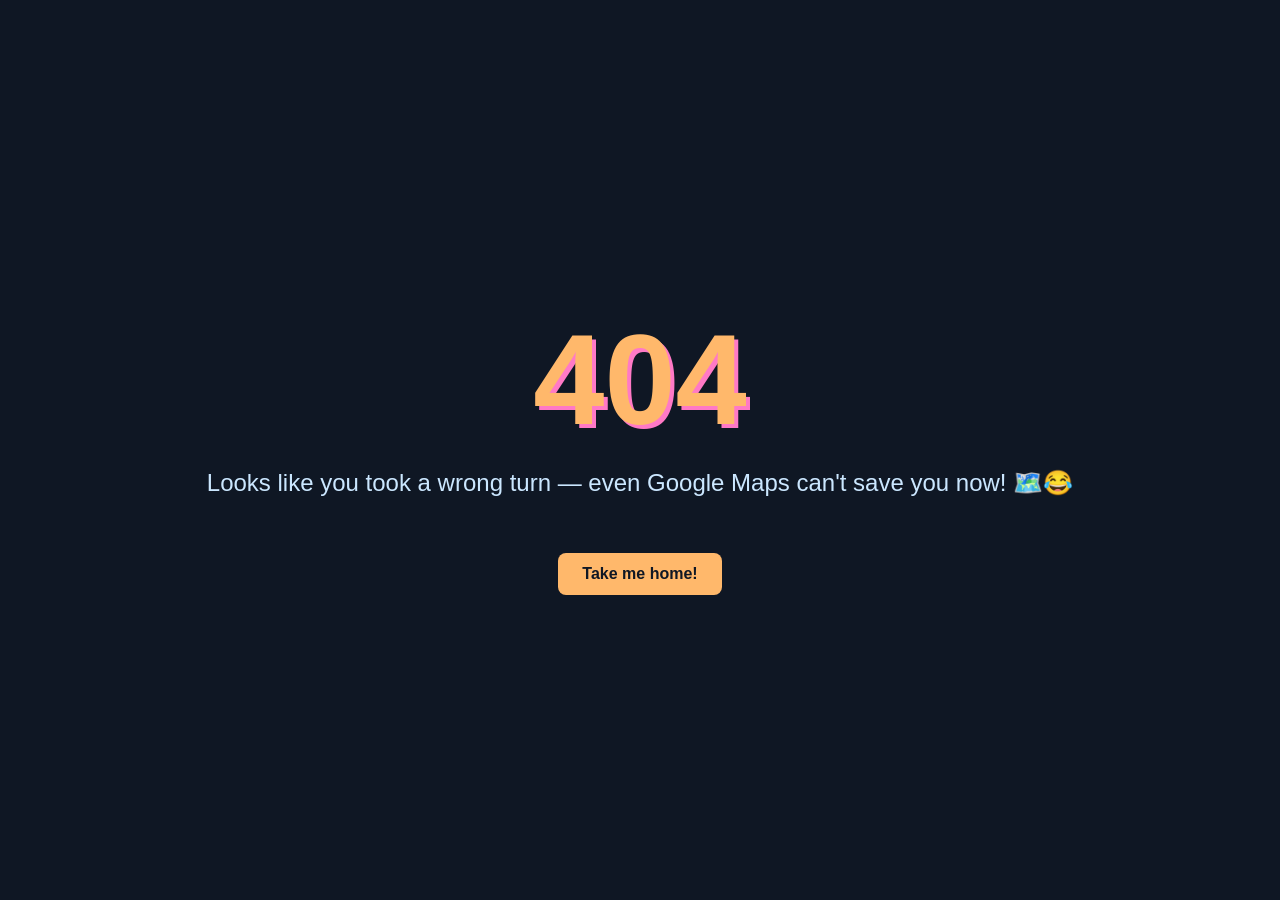
<file: index.html>
<!doctype html>
<html lang="en">
<head>
  <meta charset="utf-8">
  <meta name="viewport" content="width=device-width, initial-scale=1">
  <title>404 - Oops!</title>
  <style>
    body {
      margin: 0;
      height: 100vh;
      display: flex;
      flex-direction: column;
      align-items: center;
      justify-content: center;
      background: #0f1724;
      color: #ffffff;
      font-family: 'Comic Sans MS', cursive, sans-serif;
      text-align: center;
    }
    h1 {
      font-size: 8rem;
      margin: 0;
      color: #ffb86b;
      text-shadow: 4px 4px 0 #ff79c6;
      animation: bounce 2s infinite;
    }
    p {
      font-size: 1.5rem;
      margin-top: 1rem;
      color: #cbe7ff;
    }
    @keyframes bounce {
      0%, 20%, 50%, 80%, 100% {
        transform: translateY(0);
      }
      40% {
        transform: translateY(-20px);
      }
      60% {
        transform: translateY(-10px);
      }
    }
    a {
      margin-top: 2rem;
      display: inline-block;
      background: #ffb86b;
      color: #0f1724;
      text-decoration: none;
      padding: 0.75rem 1.5rem;
      border-radius: 8px;
      font-weight: bold;
      transition: background 0.3s;
    }
    a:hover {
      background: #ffd9a6;
    }
  </style>
</head>
<body>
  <h1>404</h1>
  <p>Looks like you took a wrong turn — even Google Maps can't save you now! 🗺️😂</p>
  <a href="/">Take me home!</a>
</body>
</html>
</file>
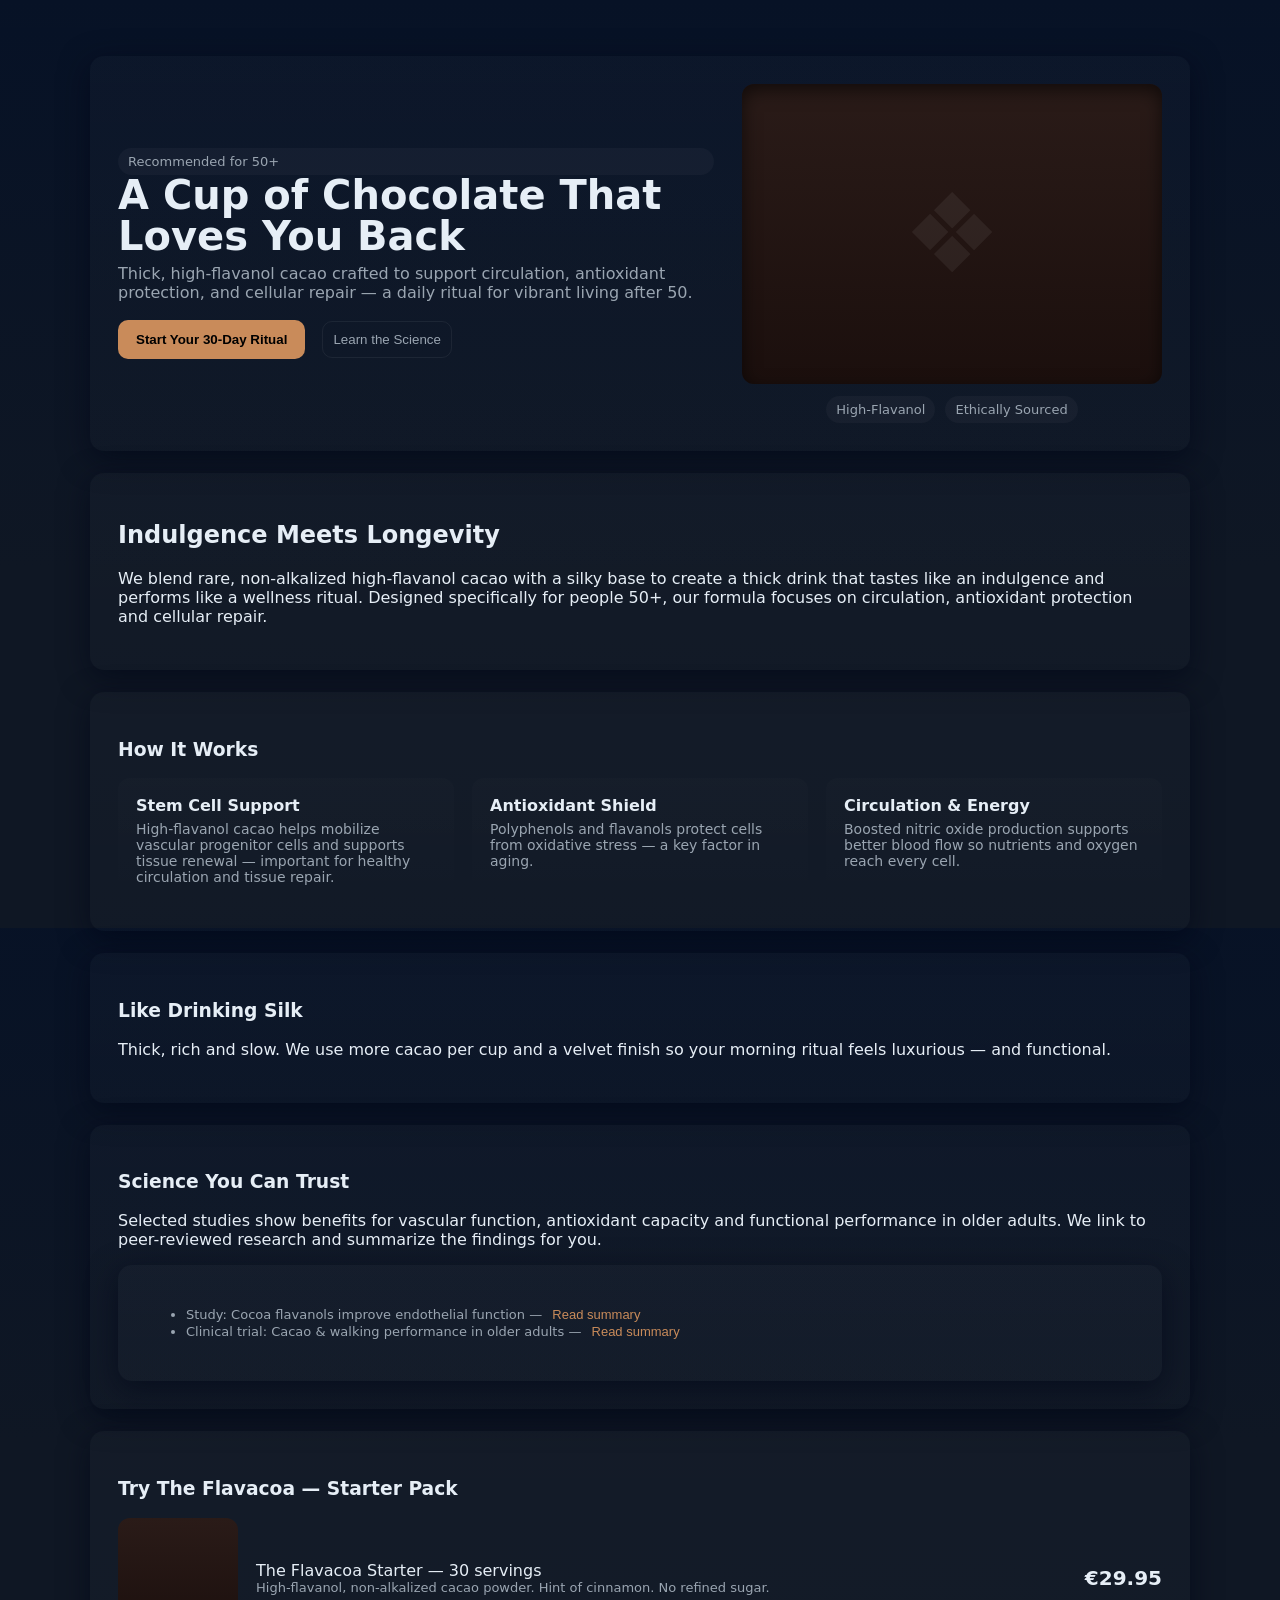
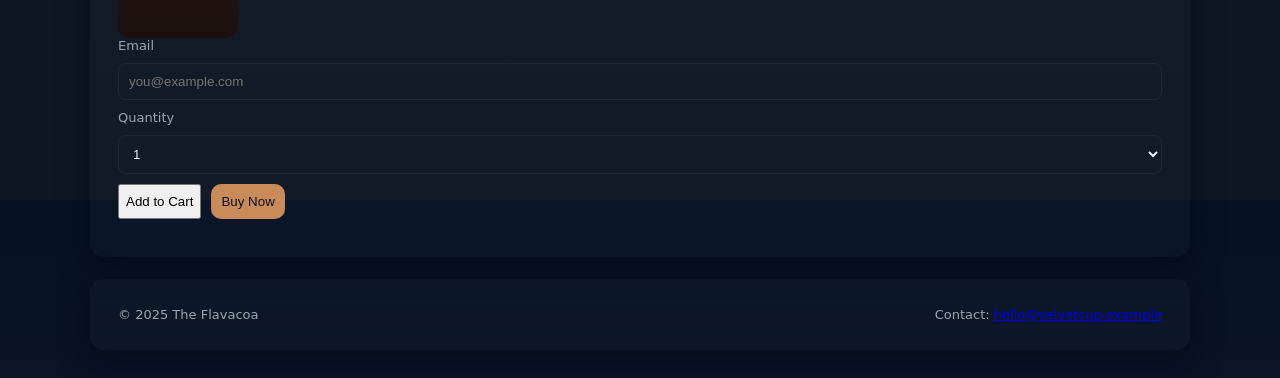
<file: flavacoa/index.html>
<!doctype html>
<html lang="en">
<head>
  <meta charset="utf-8" />
  <meta name="viewport" content="width=device-width,initial-scale=1" />
  <title>Flavacoa — Thick Cacao for Healthy Living After 50</title>
  <meta name="description" content="Thick, high-flavanol cacao drink crafted to support circulation, antioxidant protection and cellular repair for people 50+. Science-backed, ethically sourced." />

  <!-- Schema/Product structured data -->
  <script type="application/ld+json">
  {
    "@context": "https://schema.org",
    "@type": "Product",
    "name": "The Flavacoa - High-Flavanol Cacao",
    "description": "Thick cacao drink formulated to support circulation, antioxidant protection and cellular repair for people aged 50+.",
    "brand": "Flavacoa",
    "offers": {
      "@type": "Offer",
      "priceCurrency": "EUR",
      "price": "29.95",
      "availability": "https://schema.org/InStock"
    }
  }
  </script>

  <style>
    /* Global reset and base */
    :root{
      --bg:#0f1724; /* dark blue-gray */
      --card:#0b1220;
      --accent:#c98b5a; /* warm cocoa */
      --muted:#9aa5b1;
      --glass: rgba(255,255,255,0.03);
      --max-width:1100px;
      --radius:14px;
      --shadow: 0 8px 30px rgba(2,6,23,0.6);
      font-family: Inter, system-ui, -apple-system, "Segoe UI", Roboto, "Helvetica Neue", Arial;
    }
    html,body{height:100%;margin:0;background:linear-gradient(180deg,#071226 0%, #0f1724 60%);color:#e6eef6}
    .page-root{max-width:var(--max-width);margin:28px auto;padding:28px}

    /* Card styles */
    .card{background:linear-gradient(180deg, rgba(255,255,255,0.02), rgba(255,255,255,0.01));border-radius:var(--radius);box-shadow:var(--shadow);padding:28px}

    /* HERO */
    #div-hero{display:grid;grid-template-columns:1fr 420px;gap:28px;align-items:center}
    #div-hero .hero-copy h1{font-size:40px;margin:0 0 8px;line-height:1.02}
    #div-hero .hero-copy p{color:var(--muted);margin:0 0 18px}
    #button-orderMain{background:var(--accent);border:none;padding:12px 18px;border-radius:10px;font-weight:600;cursor:pointer}
    #button-orderMain:focus{outline:3px solid rgba(201,139,90,0.25)}

    /* product preview */
    #div-hero .hero-preview{display:flex;flex-direction:column;gap:12px;align-items:center}
    #div-hero .mug{width:100%;height:300px;border-radius:12px;background:linear-gradient(180deg,#2a1b18,#1b0f0d);display:flex;align-items:center;justify-content:center;box-shadow: inset 0 6px 18px rgba(0,0,0,0.6)}
    #div-hero .mug:after{content:'\2756';font-size:110px;opacity:0.06;color:#fff}
    .badge{background:var(--glass);padding:6px 10px;border-radius:999px;color:var(--muted);font-size:13px}

    /* Sections */
    #div-promise, #div-howwork, #div-taste, #div-science, #div-order, #div-footer{margin-top:22px}
    .three-cols{display:grid;grid-template-columns:repeat(3,1fr);gap:18px}
    .feature{background:linear-gradient(180deg,rgba(255,255,255,0.01),transparent);padding:18px;border-radius:12px}
    .feature h4{margin:0 0 6px}
    .feature p{margin:0;color:var(--muted);font-size:14px}

    /* Product card */
    #div-order .product-card{display:flex;gap:18px;align-items:center}
    .product-thumb{width:120px;height:120px;border-radius:12px;background:linear-gradient(180deg,#2a1b18,#1b0f0d);display:flex;align-items:center;justify-content:center}
    .product-meta{flex:1}
    .price{font-weight:700;font-size:20px}

    /* Form */
    form{display:flex;flex-direction:column;gap:10px}
    input[type=email],select{padding:10px;border-radius:8px;border:1px solid rgba(255,255,255,0.06);background:transparent;color:inherit}
    .small{font-size:13px;color:var(--muted)}

    /* Modal */
    #div-modal{position:fixed;inset:0;display:none;align-items:center;justify-content:center;background:rgba(0,0,0,0.6);z-index:1200}
    #div-modal .modal-box{width:94%;max-width:780px}

    /* Footer */
    #div-footer{display:flex;justify-content:space-between;align-items:center;color:var(--muted);font-size:13px}

    /* Responsive */
    @media (max-width:920px){#div-hero{grid-template-columns:1fr;}
      #div-hero .mug{height:260px}
      .three-cols{grid-template-columns:1fr}
      #div-footer{flex-direction:column;gap:10px}
    }
  </style>
</head>
<body>
  <main id="div-root" class="page-root">

    <!-- HERO -->
    <section id="div-hero" class="card">
      <div id="div-hero-copy" class="hero-copy">
        <div id="div-badge" class="badge">Recommended for 50+</div>
        <h1 id="h1-hero">A Cup of Chocolate That Loves You Back</h1>
        <p id="p-hero-sub">Thick, high-flavanol cacao crafted to support circulation, antioxidant protection, and cellular repair — a daily ritual for vibrant living after 50.</p>
        <div id="div-hero-cta">
          <button id="button-orderMain" aria-controls="div-order-form" aria-expanded="false">Start Your 30-Day Ritual</button>
          <button id="button-learnMore" style="margin-left:12px;background:transparent;border:1px solid rgba(255,255,255,0.06);padding:10px;border-radius:10px;color:var(--muted)">Learn the Science</button>
        </div>
      </div>

      <aside id="div-hero-preview" class="hero-preview">
        <div id="div-mug" class="mug" role="img" aria-label="Steaming mug of thick cacao">
          <!-- decorative -->
        </div>
        <div id="div-hero-features" style="display:flex;gap:10px">
          <div id="div-scoop" class="badge">High-Flavanol</div>
          <div id="div-fair" class="badge">Ethically Sourced</div>
        </div>
      </aside>
    </section>

    <!-- PROMISE -->
    <section id="div-promise" class="card">
      <h2 id="h2-promise">Indulgence Meets Longevity</h2>
      <p id="p-promise">We blend rare, non-alkalized high-flavanol cacao with a silky base to create a thick drink that tastes like an indulgence and performs like a wellness ritual. Designed specifically for people 50+, our formula focuses on circulation, antioxidant protection and cellular repair.</p>
    </section>

    <!-- HOW IT WORKS -->
    <section id="div-howwork" class="card">
      <h3 id="h3-how">How It Works</h3>
      <div id="div-how-grid" class="three-cols">
        <div id="div-feature-stem" class="feature">
          <h4 id="h4-stem">Stem Cell Support</h4>
          <p id="p-stem">High-flavanol cacao helps mobilize vascular progenitor cells and supports tissue renewal — important for healthy circulation and tissue repair.</p>
        </div>
        <div id="div-feature-antiox" class="feature">
          <h4 id="h4-antiox">Antioxidant Shield</h4>
          <p id="p-antiox">Polyphenols and flavanols protect cells from oxidative stress — a key factor in aging.</p>
        </div>
        <div id="div-feature-circ" class="feature">
          <h4 id="h4-circ">Circulation & Energy</h4>
          <p id="p-circ">Boosted nitric oxide production supports better blood flow so nutrients and oxygen reach every cell.</p>
        </div>
      </div>
    </section>

    <!-- TASTE -->
    <section id="div-taste" class="card">
      <h3 id="h3-taste">Like Drinking Silk</h3>
      <p id="p-taste">Thick, rich and slow. We use more cacao per cup and a velvet finish so your morning ritual feels luxurious — and functional.</p>
    </section>

    <!-- SCIENCE -->
    <section id="div-science" class="card">
      <h3 id="h3-science">Science You Can Trust</h3>
      <p id="p-science-lead">Selected studies show benefits for vascular function, antioxidant capacity and functional performance in older adults. We link to peer-reviewed research and summarize the findings for you.</p>
      <div id="div-research-links" class="card" style="margin-top:12px">
        <ul id="ul-research" class="small" aria-label="Selected research links">
          <li id="li-research-1">Study: Cocoa flavanols improve endothelial function — <button id="button-openStudy1" class="small" style="background:transparent;border:none;color:var(--accent);cursor:pointer">Read summary</button></li>
          <li id="li-research-2">Clinical trial: Cacao & walking performance in older adults — <button id="button-openStudy2" class="small" style="background:transparent;border:none;color:var(--accent);cursor:pointer">Read summary</button></li>
        </ul>
      </div>
    </section>

    <!-- ORDER -->
    <section id="div-order" class="card" aria-labelledby="h3-order">
      <h3 id="h3-order">Try The Flavacoa — Starter Pack</h3>
      <div id="div-order-main" class="product-card">
        <div id="div-thumb" class="product-thumb" aria-hidden="true"> </div>
        <div id="div-meta" class="product-meta">
          <div id="div-title">The Flavacoa Starter — 30 servings</div>
          <div id="div-desc" class="small">High-flavanol, non-alkalized cacao powder. Hint of cinnamon. No refined sugar.</div>
        </div>
        <div id="div-price" class="price">€29.95</div>
      </div>

      <form id="div-order-form" aria-label="Order form">
        <label for="input-email" class="small">Email</label>
        <input id="input-email" type="email" placeholder="you@example.com" required />

        <label for="select-qty" class="small">Quantity</label>
        <select id="select-qty" aria-label="quantity">
          <option id="option-qty-1">1</option>
          <option id="option-qty-2">2</option>
          <option id="option-qty-3">3</option>
        </select>

        <div id="div-order-actions" style="display:flex;gap:10px">
          <button id="button-addToCart" type="button">Add to Cart</button>
          <button id="button-buyNow" type="button" style="background:var(--accent);border:none;padding:10px;border-radius:10px;color:#0b1220">Buy Now</button>
        </div>
        <div id="div-order-msg" class="small" role="status" aria-live="polite"></div>
      </form>
    </section>

    <!-- FOOTER -->
    <footer id="div-footer" class="card">
      <div id="div-footer-left">© <span id="span-year">2025</span> The Flavacoa</div>
      <div id="div-footer-right">Contact: <a id="a-contact" href="mailto:hello@velvetcup.example">hello@velvetcup.example</a></div>
    </footer>

  </main>

  <!-- Modal for research / details -->
  <div id="div-modal" role="dialog" aria-modal="true" aria-hidden="true">
    <div id="div-modal-box" class="modal-box card" tabindex="-1">
      <button id="button-modal-close" style="float:right;background:transparent;border:none;color:var(--muted);font-size:18px">✕</button>
      <h4 id="h4-modal-title">Study Summary</h4>
      <div id="div-modal-content" class="small" style="margin-top:8px;color:var(--muted)"></div>
    </div>
  </div>

  <script>
    /*************************************************************************
     * Single-file landing page JS
     * Every interactive element has a unique ID for debugging and testing.
     * Behavior provided: CTA, modal display, order form validation, console logging.
     *************************************************************************/

    // Utility - log wrapper for easier debugging
    const logger = {
      info: (...args) => { console.log('[VelvetCup][info]', ...args) },
      warn: (...args) => { console.warn('[VelvetCup][warn]', ...args) },
      error: (...args) => { console.error('[VelvetCup][error]', ...args) }
    };

    // Elements
    const elButtonOrderMain = document.getElementById('button-orderMain');
    const elButtonLearnMore = document.getElementById('button-learnMore');
    const elOrderForm = document.getElementById('div-order-form');
    const elInputEmail = document.getElementById('input-email');
    const elSelectQty = document.getElementById('select-qty');
    const elButtonAddToCart = document.getElementById('button-addToCart');
    const elButtonBuyNow = document.getElementById('button-buyNow');
    const elOrderMsg = document.getElementById('div-order-msg');
    const elModal = document.getElementById('div-modal');
    const elModalContent = document.getElementById('div-modal-content');
    const elModalClose = document.getElementById('button-modal-close');
    const elButtonOpenStudy1 = document.getElementById('button-openStudy1');
    const elButtonOpenStudy2 = document.getElementById('button-openStudy2');

    // CTA - scrolls to order form and focuses input
    elButtonOrderMain.addEventListener('click', (e) => {
      logger.info('Primary CTA clicked');
      document.getElementById('div-order').scrollIntoView({behavior:'smooth'});
      setTimeout(()=> elInputEmail.focus(), 600);
      elButtonOrderMain.setAttribute('aria-expanded','true');
    });

    // Learn more - show modal
    elButtonLearnMore.addEventListener('click', () => {
      openModal('Science & Summaries', 'We summarize peer-reviewed studies that show vascular and functional benefits of high-flavanol cacao in older adults. Links and PDF summaries will be included here.');
    });

    // Modal functions
    function openModal(title, htmlContent){
      document.getElementById('h4-modal-title').textContent = title;
      elModalContent.innerHTML = '<p>' + htmlContent + '</p>';
      elModal.style.display = 'flex';
      elModal.setAttribute('aria-hidden','false');
      // trap focus simply
      document.getElementById('div-modal-box').focus();
      logger.info('Modal opened:', title);
    }
    function closeModal(){
      elModal.style.display = 'none';
      elModal.setAttribute('aria-hidden','true');
      logger.info('Modal closed');
    }
    elModalClose.addEventListener('click', closeModal);
    elModal.addEventListener('click', (ev)=>{ if(ev.target === elModal) closeModal(); });

    // Study buttons - demo content. Replace or enhance with actual links.
    elButtonOpenStudy1.addEventListener('click', ()=>{
      openModal('Study: Cocoa flavanols & endothelial function', 'Clinical and mechanistic studies show flavanol-rich cocoa improves endothelial function and nitric oxide bioavailability which supports vascular health. We recommend linking to the PubMed summary and a short plain-language summary here.');
    });
    elButtonOpenStudy2.addEventListener('click', ()=>{
      openModal('Trial: Cacao & walking performance in older adults', 'A trial in older adults showed improvements in walking distance, muscle mitochondrial biomarkers and tissue perfusion with a flavanol-rich cocoa supplement. Include citation and short summary here.');
    });

    // Form simulators - these are placeholders. Integrate with your cart/payment provider.
    function validateEmail(email){
      // Simple email regex for UX; rely on server-side validation in production
      const re = /^(([^<>()[\]\\.,;:\s@\"]+(\.[^<>()[\]\\.,;:\s@\"]+)*)|(\".+\"))@(([^<>()[\]\\.,;:\s@\"]+\.)+[^<>()[\]\\.,;:\s@\"]{2,})$/i;
      return re.test(String(email).toLowerCase());
    }

    elButtonAddToCart.addEventListener('click', ()=>{
      const email = elInputEmail.value.trim();
      if(!validateEmail(email)){
        elOrderMsg.textContent = 'Please enter a valid email to add to cart.';
        elInputEmail.focus();
        logger.warn('Invalid email on add to cart', email);
        return;
      }
      const qty = Number(elSelectQty.value) || 1;
      // Simulate cart action
      elOrderMsg.textContent = `Added ${qty} x Starter Pack to cart — ready at checkout.`;
      logger.info('Added to cart', {email, qty});
    });

    elButtonBuyNow.addEventListener('click', ()=>{
      const email = elInputEmail.value.trim();
      if(!validateEmail(email)){
        elOrderMsg.textContent = 'Please enter a valid email before purchase.';
        elInputEmail.focus();
        logger.warn('Invalid email on buy now', email);
        return;
      }
      const qty = Number(elSelectQty.value) || 1;
      elOrderMsg.textContent = 'Processing purchase...';
      logger.info('Initiating buy now', {email, qty});

      // Replace this block with your payment provider integration (Stripe/Checkout/etc.)
      setTimeout(()=>{
        elOrderMsg.textContent = 'Purchase complete! Confirmation sent to ' + email;
        logger.info('Purchase simulated success', {email, qty});
      }, 900);
    });

    // small accessibility helper - enable keyboard close for modal
    document.addEventListener('keydown', (ev)=>{
      if(ev.key === 'Escape' && elModal.getAttribute('aria-hidden') === 'false'){
        closeModal();
      }
    });

    // Debug helper - print all IDs on the page for QA
    function listAllIds(){
      const all = Array.from(document.querySelectorAll('[id]')).map(el=>el.id);
      logger.info('All element IDs on page', all);
      return all;
    }
    // Expose to window for quick console checks
    window.VelvetCup = { listAllIds };

    // Initial log
    logger.info('Landing page script loaded');
  </script>
</body>
</html>
</file>
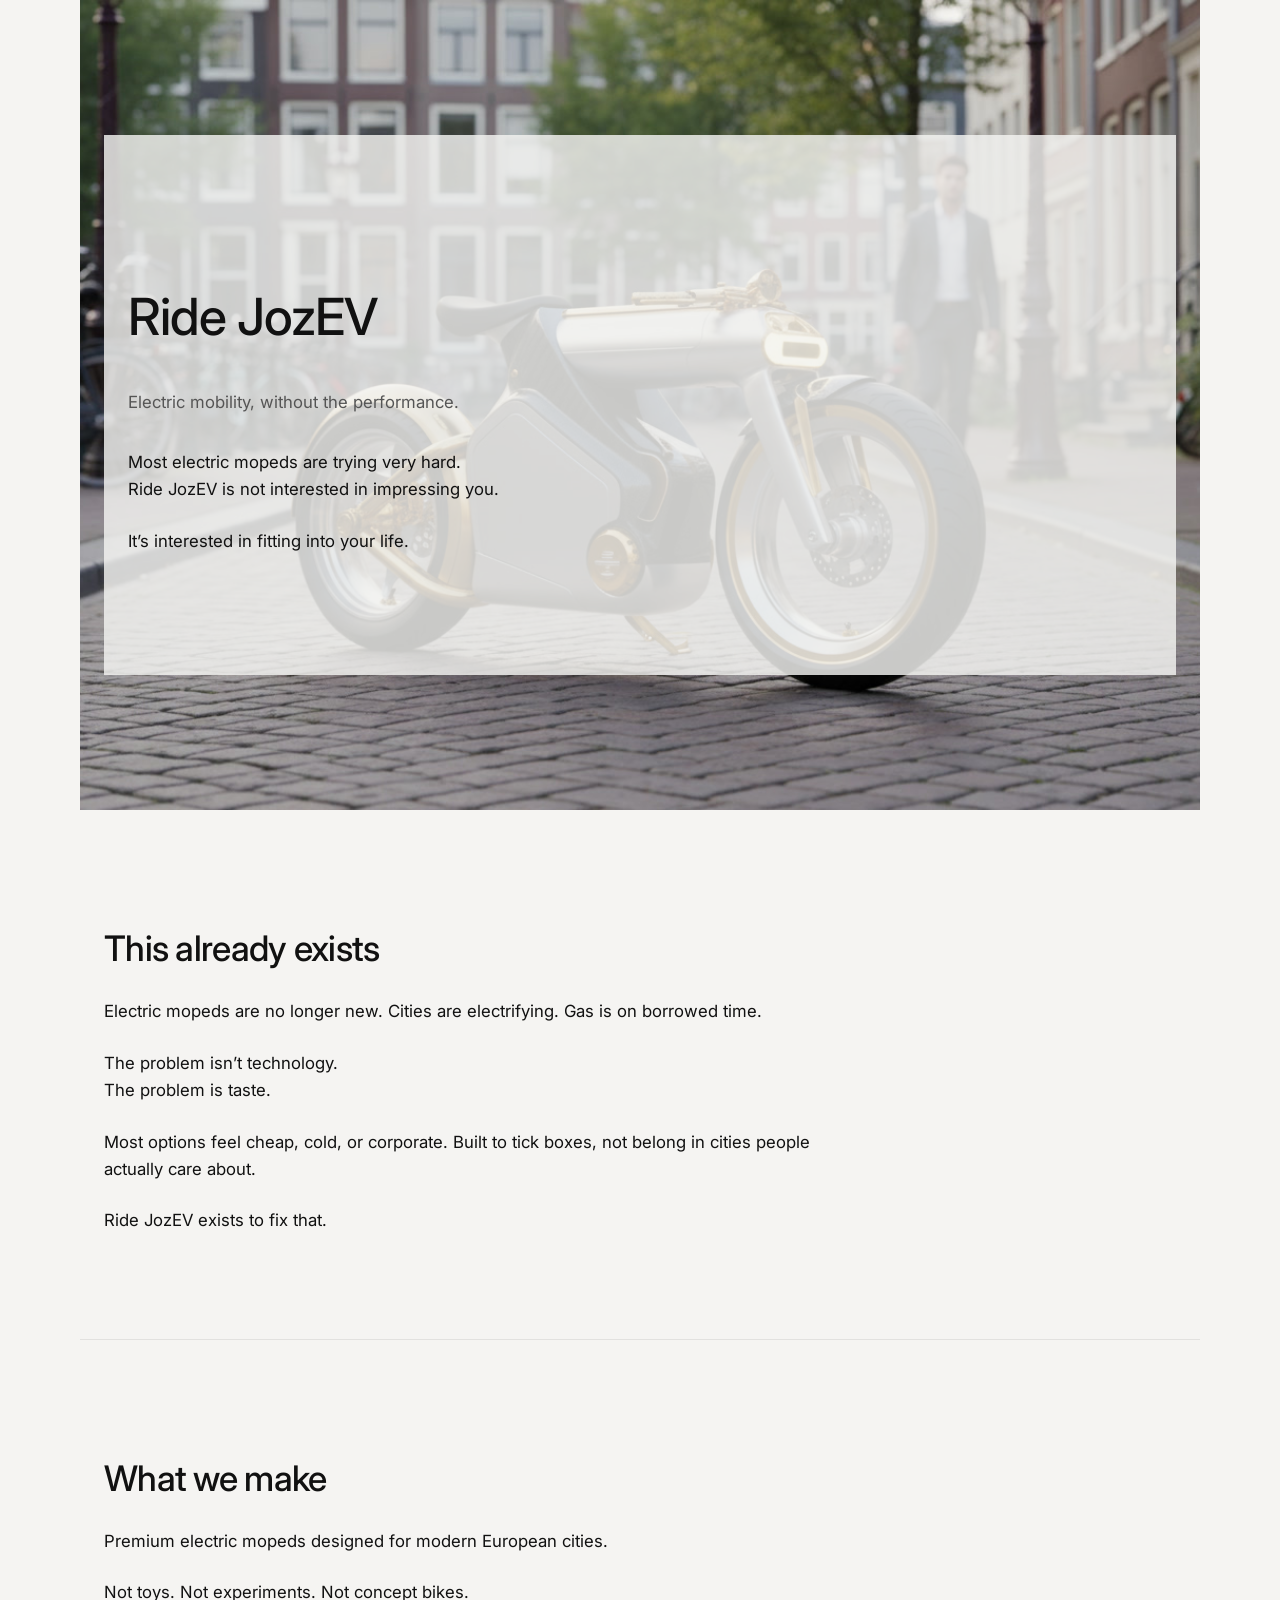
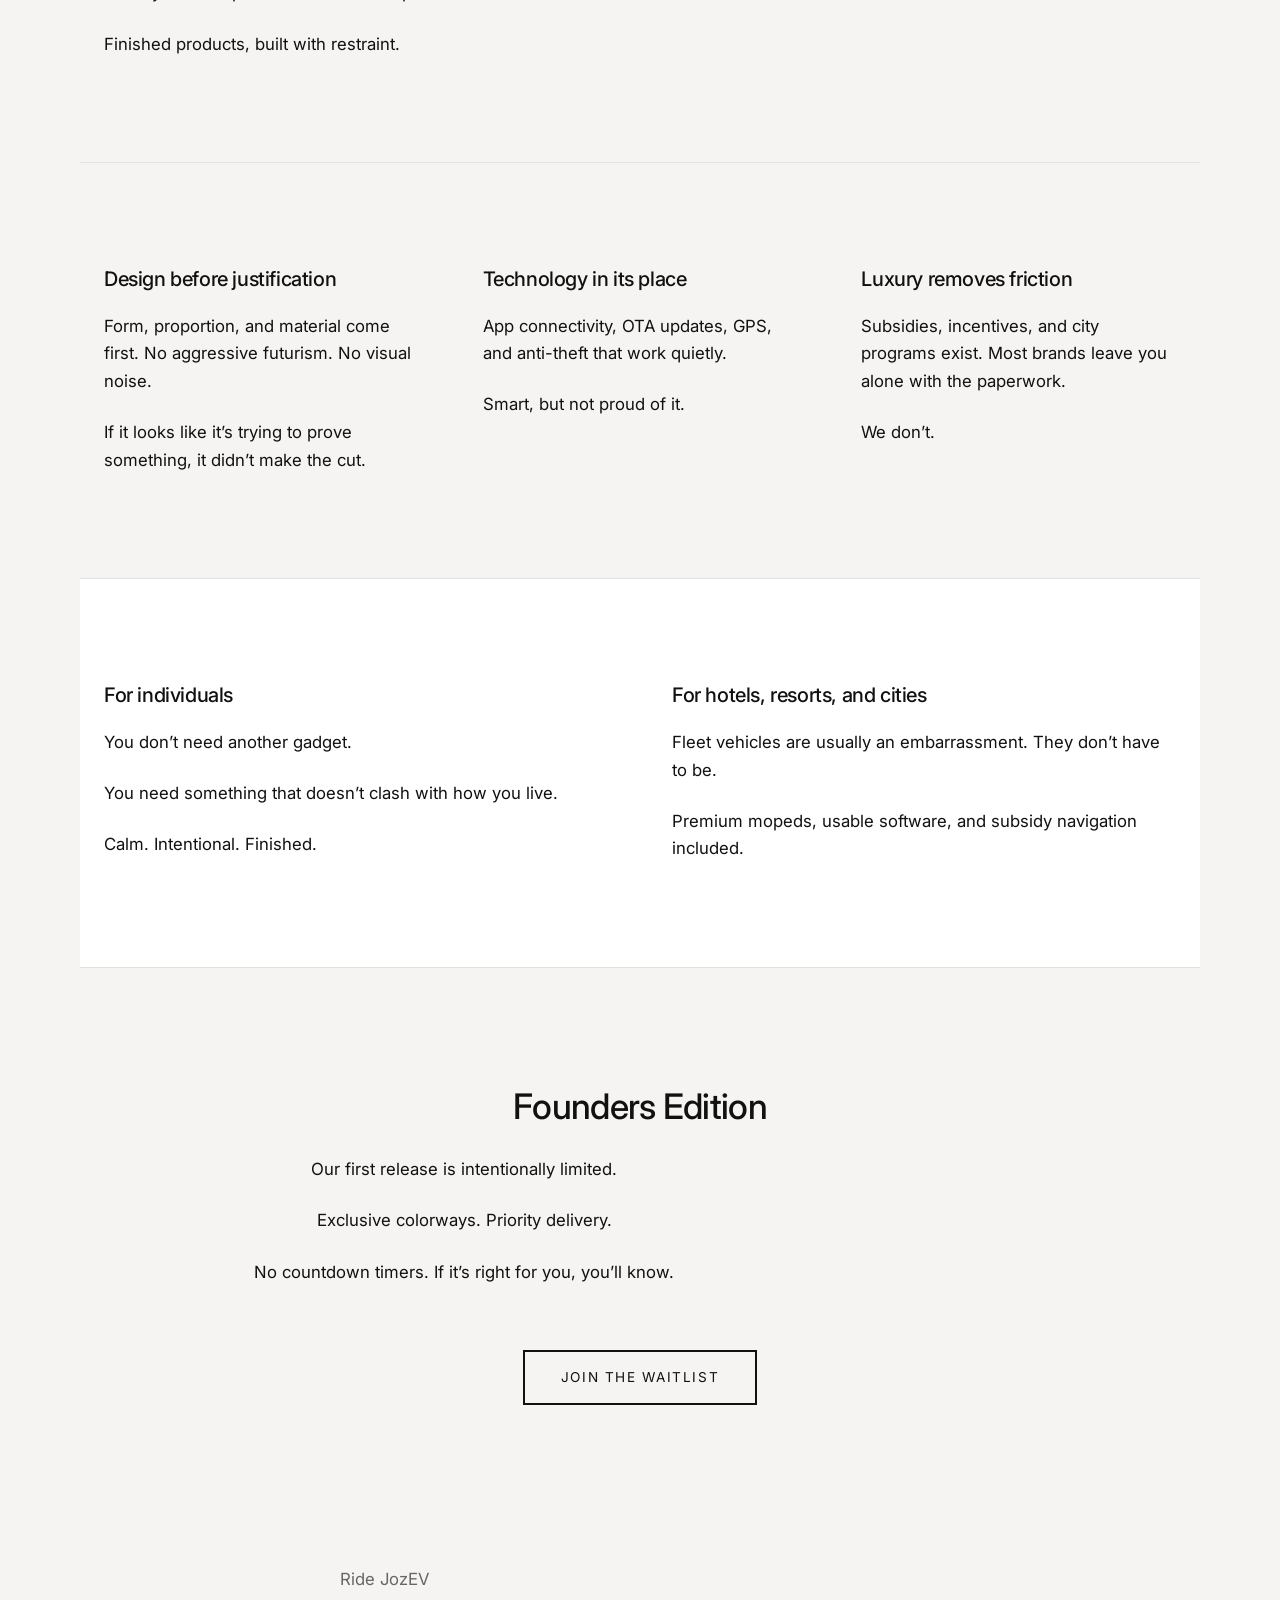
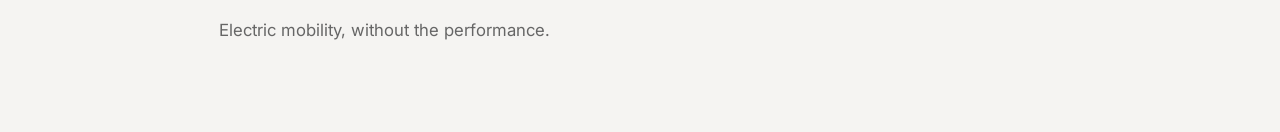
<file: jozev/index.html>
<!DOCTYPE html>
<html lang="en">
<head>
  <meta charset="UTF-8" />
  <title>Ride JozEV</title>
  <meta name="viewport" content="width=device-width, initial-scale=1.0" />
  <meta name="description" content="Ride JozEV — Electric mobility, without the performance." />

  <!-- Font -->
  <link rel="preconnect" href="https://fonts.googleapis.com">
  <link rel="preconnect" href="https://fonts.gstatic.com" crossorigin>
  <link href="https://fonts.googleapis.com/css2?family=Inter:wght@400;500&display=swap" rel="stylesheet">

  <!-- CSS -->
  <link rel="stylesheet" href="style.css">
</head>

<body>

  <!-- HERO -->
  <section class="hero">
    <div class="hero-overlay">
      <div class="hero-content">
        <h1>Ride JozEV</h1>
        <p class="tagline">Electric mobility, without the performance.</p>

        <p>
          Most electric mopeds are trying very hard.<br>
          Ride JozEV is not interested in impressing you.
        </p>

        <p>
          It’s interested in fitting into your life.
        </p>
      </div>
    </div>
  </section>

  <!-- CONTEXT -->
  <section>
    <h2>This already exists</h2>
    <p>
      Electric mopeds are no longer new. Cities are electrifying. Gas is on borrowed time.
    </p>
    <p>
      The problem isn’t technology.<br>
      The problem is taste.
    </p>
    <p>
      Most options feel cheap, cold, or corporate.
      Built to tick boxes, not belong in cities people actually care about.
    </p>
    <p>
      Ride JozEV exists to fix that.
    </p>
  </section>

  <div class="divider"></div>

  <!-- PRODUCT -->
  <section>
    <h2>What we make</h2>
    <p>Premium electric mopeds designed for modern European cities.</p>
    <p>Not toys. Not experiments. Not concept bikes.</p>
    <p>Finished products, built with restraint.</p>
  </section>

  <div class="divider"></div>

  <!-- FEATURES -->
  <section class="grid">
    <div>
      <h3>Design before justification</h3>
      <p>
        Form, proportion, and material come first.
        No aggressive futurism. No visual noise.
      </p>
      <p>
        If it looks like it’s trying to prove something,
        it didn’t make the cut.
      </p>
    </div>

    <div>
      <h3>Technology in its place</h3>
      <p>
        App connectivity, OTA updates, GPS, and anti-theft
        that work quietly.
      </p>
      <p>Smart, but not proud of it.</p>
    </div>

    <div>
      <h3>Luxury removes friction</h3>
      <p>
        Subsidies, incentives, and city programs exist.
        Most brands leave you alone with the paperwork.
      </p>
      <p>We don’t.</p>
    </div>
  </section>

  <div class="divider"></div>

  <!-- AUDIENCE -->
  <section class="grid alt">
    <div>
      <h3>For individuals</h3>
      <p>You don’t need another gadget.</p>
      <p>You need something that doesn’t clash with how you live.</p>
      <p>Calm. Intentional. Finished.</p>
    </div>

    <div>
      <h3>For hotels, resorts, and cities</h3>
      <p>
        Fleet vehicles are usually an embarrassment.
        They don’t have to be.
      </p>
      <p>
        Premium mopeds, usable software,
        and subsidy navigation included.
      </p>
    </div>
  </section>

  <div class="divider"></div>

  <!-- FOUNDERS -->
  <section class="center">
    <h2>Founders Edition</h2>
    <p>Our first release is intentionally limited.</p>
    <p>Exclusive colorways. Priority delivery.</p>
    <p>No countdown timers. If it’s right for you, you’ll know.</p>

    <a href="#" class="cta">Join the waitlist</a>
  </section>

  <footer>
    <p>Ride JozEV</p>
    <p>Electric mobility, without the performance.</p>
  </footer>

</body>
</html>
</file>
<file: jozev/style.css>
/* ===============================
   Base
=============================== */
*,
*::before,
*::after {
  box-sizing: border-box;
}

body {
  margin: 0;
  font-family: "Inter", -apple-system, BlinkMacSystemFont, sans-serif;
  background: #f5f4f2;
  color: #111;
  line-height: 1.65;
  -webkit-font-smoothing: antialiased;
}

/* ===============================
   Typography
=============================== */
h1, h2, h3 {
  font-weight: 500;
  letter-spacing: -0.02em;
  margin-bottom: 0.6em;
}

h1 {
  font-size: clamp(2.5rem, 5vw, 3.2rem);
}

h2 {
  font-size: clamp(1.8rem, 3vw, 2.2rem);
}

h3 {
  font-size: 1.25rem;
}

p {
  max-width: 720px;
  font-size: 1.05rem;
  margin-bottom: 1.4em;
}

.tagline {
  color: #555;
  margin-bottom: 2rem;
}

/* ===============================
   Layout
=============================== */
section {
  max-width: 1120px;
  margin: 0 auto;
  padding: 5rem 1.5rem;
}

.center {
  text-align: center;
}

.alt {
  background: #ffffff;
}

.divider {
  max-width: 1120px;
  margin: 0 auto;
  border-top: 1px solid rgba(0,0,0,0.08);
}

/* ===============================
   Hero
=============================== */
.hero {
  min-height: 90vh;
  background-image: url("jozev-hero.jpg");
  background-size: cover;
  background-position: center;
  display: flex;
  align-items: center;
}

.hero-overlay {
  width: 100%;
  background: rgba(245, 244, 242, 0.82);
}

.hero-content {
  max-width: 1120px;
  margin: 0 auto;
  padding: 6rem 1.5rem;
}

/* ===============================
   Grid
=============================== */
.grid {
  display: grid;
  grid-template-columns: repeat(auto-fit, minmax(280px, 1fr));
  gap: 4rem;
}

/* ===============================
   CTA
=============================== */
.cta {
  display: inline-block;
  margin-top: 2.5rem;
  padding: 0.9rem 2.2rem;
  border: 2px solid #111;
  color: #111;
  text-decoration: none;
  font-size: 0.85rem;
  letter-spacing: 0.12em;
  text-transform: uppercase;
  transition: all 0.2s ease;
}

.cta:hover {
  background: #111;
  color: #f5f4f2;
}

/* ===============================
   Footer
=============================== */
footer {
  padding: 4rem 1.5rem;
  text-align: center;
  font-size: 0.85rem;
  color: #666;
}

/* ===============================
   Responsive
=============================== */
@media (max-width: 640px) {
  section {
    padding: 3.5rem 1.25rem;
  }

  .hero-content {
    padding: 4rem 1.25rem;
  }
}
</file>
